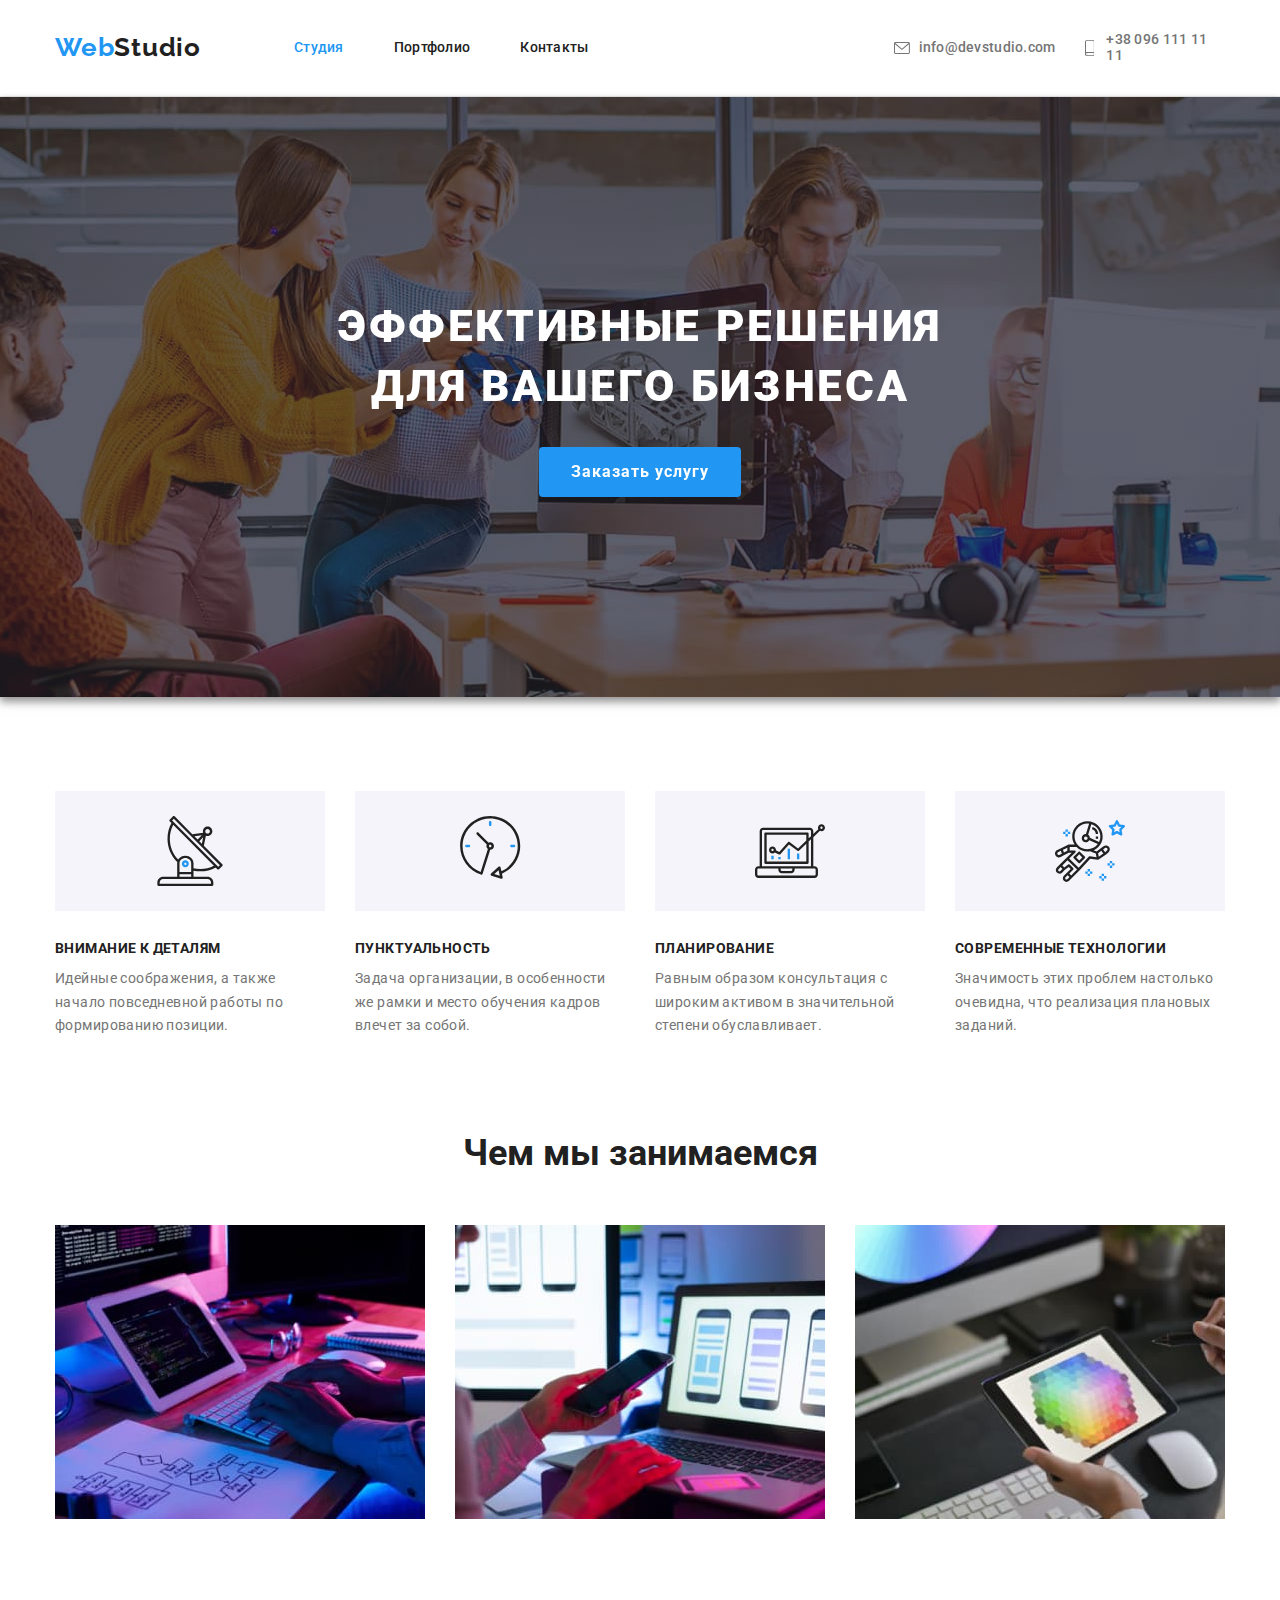
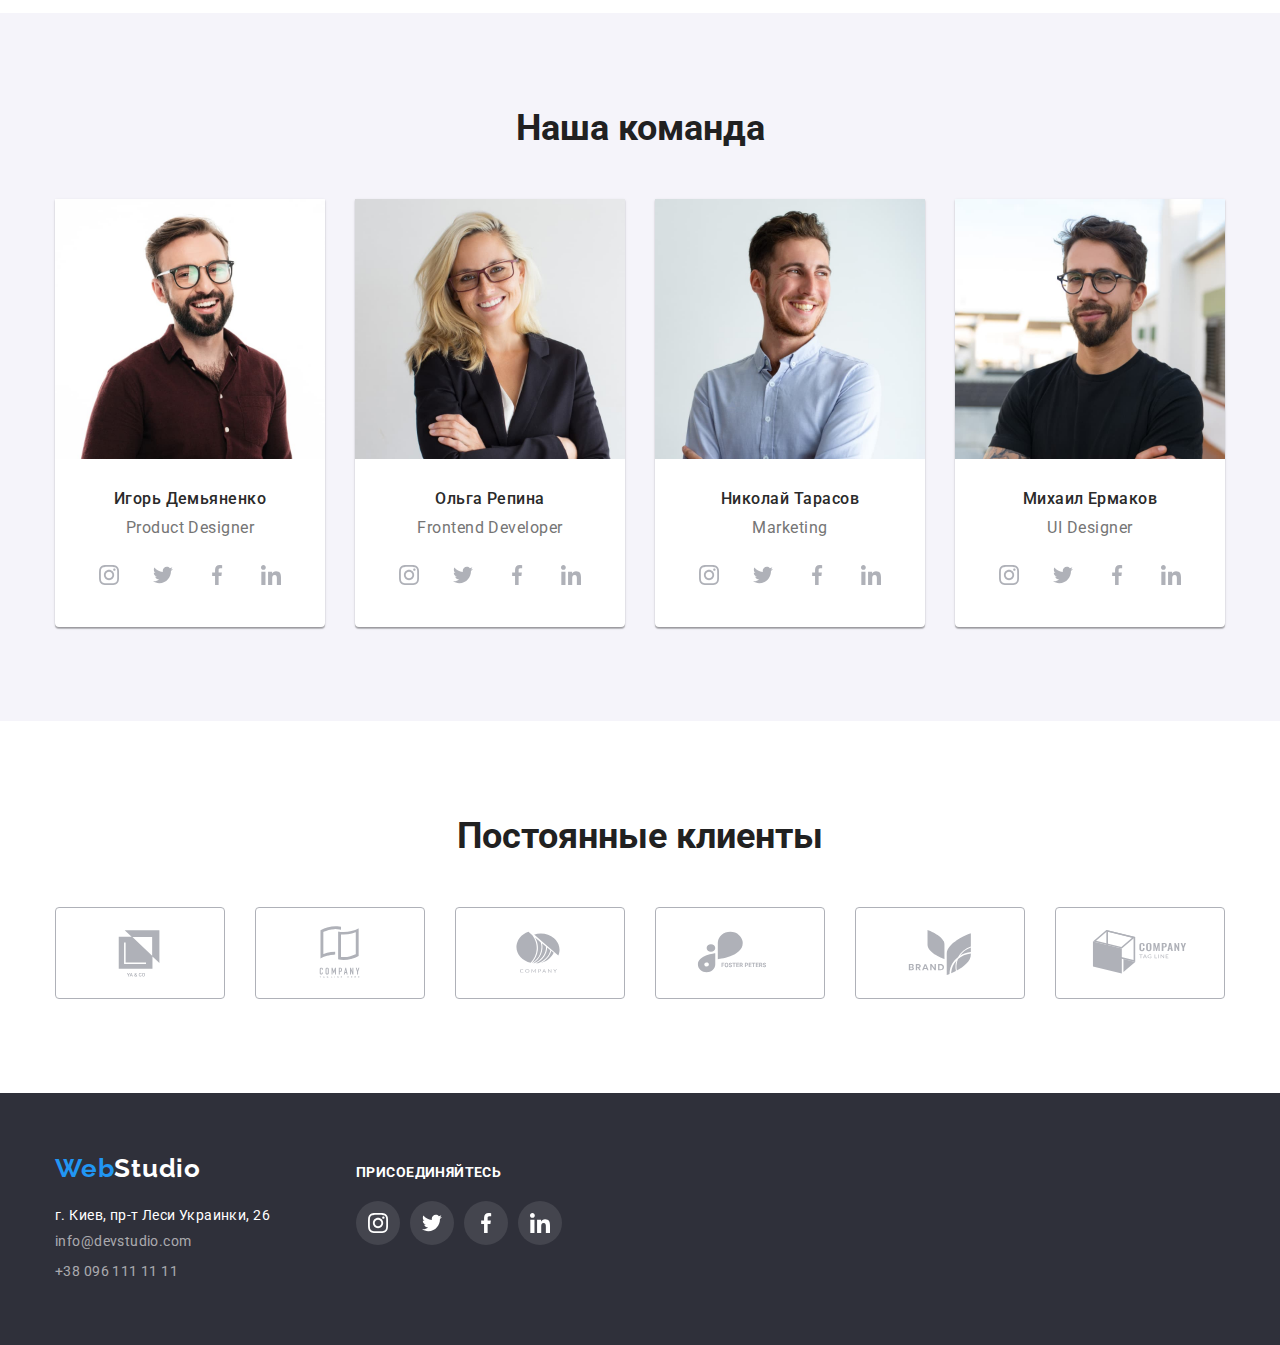
<file: index.html>
<!DOCTYPE html>
<html lang="ru">
<head>
  <meta charset="UTF-8">
  <meta http-equiv="X-UA-Compatible" content="IE=edge">
  <meta name="viewport" content="width=device-width, initial-scale=1.0">
  <title>WebStudio</title>

  <!-- Fontfamily -->
  <link 
  rel="preconnect" 
  href="https://fonts.googleapis.com"
  >
  <link 
  rel="preconnect" 
  href="https://fonts.gstatic.com" crossorigin
  >
  <link 
  href="https://fonts.googleapis.com/css2?family=Raleway:wght@700&family=Roboto:wght@400;500;700;900&display=swap" 
  rel="stylesheet"
  >
  <!-- Normalize -->
  <link 
  rel="stylesheet" 
  href="https://cdnjs.cloudflare.com/ajax/libs/modern-normalize/1.1.0/modern-normalize.min.css"
  >
  <!-- Css -->
  <link 
  rel="stylesheet" 
  href="./css/styles.css"
  >
</head>
<body>

  <!-- Header -->

  <header class="header">
    <div class= "container nav-container">
      <nav class="nav-list">
        <a href="./" class="logo-header logo link" aria-label="WebStudio">
          <span class="logo-web">Web</span>Studio
        </a>
        <ul class="site-nav list">
          <li class="nav-element"><a href="" class="nav-link link current" aria-label="Студия">Студия</a></li>
          <li class="nav-element"><a href="./portfolio.html" class="nav-link link" aria-label="Портфолио">Портфолио</a></li>
          <li class="nav-element"><a href="" class="nav-link link" aria-label="Контакты">Контакты</a></li>
        </ul>
      </nav>

      <ul class="contacts-list list">
        <li class="contacts-item">
          <a href="mailto:info@devstudio.com" class="contacts-link link " aria-label="Mail">
            <svg class="mail-icon"
              width="16px"
              height="12px">
              <use href="./images/icons.svg#icon-envelope"></use>
            </svg>info@devstudio.com
          </a>
        </li>
        <li class="contacts-item">
          <a href="tel:+380961111111" class="contacts-link link " aria-label="Phone number">
            <svg class="tell-icon"
              width="10px"
              height="16px">
              <use href="./images/icons.svg#icon-smartphone"></use>
            </svg>+38 096 111 11 11
          </a>
        </li>
      </ul>
    </div>
  </header>

<!-- Main -->

  <main>

<!-- Hero -->

    <section class="hero">
      <div class=" hero-container container ">
        <h1 class="hero-title">Эффективные решения для вашего бизнеса</h1>
        <button class="button" type="button" aria-label="Заказать услугу">Заказать услугу</button>
      </div>
    </section>

<!-- Feature -->

    <section class="feature-section">
      <div class="container">
        <h2 class="visually-hidden">Преимущество</h2>
        <ul class="feature-list list">
          <li class="feature-item">
            <div class="feature-icon-container">
            <svg class="feature-icon"
            width="70px" 
            height="70px">
              <use href="./images/icons.svg#icon-antenna"></use>
            </svg>
            </div>
            <h3 class="feature-title">Внимание к деталям</h3>
            <p class="feature-subtitle">Идейные соображения, а также начало повседневной работы по формированию позиции.</p>
          </li>
          <li class="feature-item">
            <div class="feature-icon-container">
              <svg class="feature-icon"
            width="70px" 
            height="70px">
              <use href="./images/icons.svg#icon-clock"></use>
            </svg>
            </div>
            <h3 class="feature-title">Пунктуальность</h3>
            <p class="feature-subtitle">Задача организации, в особенности же рамки и место обучения кадров влечет за собой.</p>
          </li>
          <li class="feature-item">
            <div class="feature-icon-container">
              <svg class="feature-icon"
            width="70px" 
            height="70px">
              <use href="./images/icons.svg#icon-diagram"></use>
            </svg>
            </div>
            <h3 class="feature-title">Планирование</h3>
            <p class="feature-subtitle">Равным образом консультация с широким активом в значительной степени обуславливает.</p>
          </li>
          <li class="feature-item">
            <div class="feature-icon-container">
              <svg class="feature-icon"
            width="70px" 
            height="70px">
              <use href="./images/icons.svg#icon-astronaut"></use>
            </svg>
            </div>
            <h3 class="feature-title">Современные технологии</h3>
            <p class="feature-subtitle">Значимость этих проблем настолько очевидна, что реализация плановых заданий.</p>
          </li>
        </ul>
      </div>

    </section>

<!-- Services -->

    <section class="services-section">
      <div class="container">
        <h2 class="section-title">Чем мы занимаемся</h2>
        <ul class="services-list list">
          <li class="services-item">
              <img src="./images/layout.jpg" class="image" alt="Программирование" width="370">
          </li>
          <li class="services-item">
              <img src="./images/design.jpg" class="image" alt="Дизайн" width="370">
          </li>
          <li class="services-item">
              <img src="./images/colorontablet.jpg" class="image" alt="Выбор цвета на графическом планшете" width="370">
          </li>
        </ul>
      </div>
    </section>

<!-- Team -->

    <section class="team-section">
      <div class="container">
        <h2 class="section-title">Наша команда</h2>
        <ul class="team-list list">
            <li class="team-card">
              <img src="./images/igordemyanenko.jpg" class="image" alt="Игорь Демьяненко" width="270">
            <div class="card-title">
              <h3 class="team-title">Игорь Демьяненко</h3>
              <p class="team-description">Product Designer</p>
              <ul class="social-list list">
                <li class="social-item">
                  <a href="" class="social-element" aria-label="instagram">
                    <svg class="social-icon "
                    height="20px"
                    width="20px">
                      <use href="images/icons.svg#icon-instagram" ></use>
                    </svg>
                  </a></li>
                <li class="social-item">
                  <a href="" class="social-element" aria-label="twitter">
                    <svg class="social-icon "
                    height="20px"
                    width="20px">
                      <use href="images/icons.svg#icon-twitter" ></use>
                    </svg>
                  </a></li>
                <li class="social-item">
                  <a href="" class="social-element"  aria-label="facebook">
                    <svg class="social-icon "
                    height="20px"
                    width="20px">
                      <use href="images/icons.svg#icon-facebook" ></use>
                    </svg>
                  </a></li>
                <li class="social-item">
                  <a href="" class="social-element"  aria-label="linkedin">
                    <svg class="social-icon "
                    height="20px"
                    width="20px">
                      <use href="images/icons.svg#icon-linkedin" ></use>
                    </svg>
                  </a></li>
              </ul>
            </div>
            </li>
            <li class="team-card">
              <img src="./images/olgarepina.jpg" class="image" alt="Ольга Репина" width="270">
            <div class="card-title">
              <h3 class="team-title">Ольга Репина</h3>
              <p class="team-description">Frontend Developer</p>
              <ul class="social-list list">
                <li class="social-item">
                  <a href="" class="social-element">
                    <svg class="social-icon "
                    height="20px"
                    width="20px">
                      <use href="images/icons.svg#icon-instagram" ></use>
                    </svg>
                  </a></li>
                <li class="social-item">
                  <a href="" class="social-element">
                    <svg class="social-icon "
                    height="20px"
                    width="20px">
                      <use href="images/icons.svg#icon-twitter" ></use>
                    </svg>
                  </a></li>
                <li class="social-item">
                  <a href="" class="social-element">
                    <svg class="social-icon "
                    height="20px"
                    width="20px">
                      <use href="images/icons.svg#icon-facebook" ></use>
                    </svg>
                  </a></li>
                <li class="social-item">
                  <a href="" class="social-element">
                    <svg class="social-icon "
                    height="20px"
                    width="20px">
                      <use href="images/icons.svg#icon-linkedin" ></use>
                    </svg>
                  </a></li>
              </ul>
              </div>
            </li>
            <li class="team-card">
              <img src="./images/nikolaitarasov.jpg" class="image" alt="Николай Тарасов" width="270">
            <div class="card-title">
              <h3 class="team-title">Николай Тарасов</h3>
              <p class="team-description">Marketing</p>
              <ul class="social-list list">
                <li class="social-item">
                  <a href="" class="social-element">
                    <svg class="social-icon "
                    height="20px"
                    width="20px">
                      <use href="images/icons.svg#icon-instagram" ></use>
                    </svg>
                  </a></li>
                <li class="social-item">
                  <a href="" class="social-element">
                    <svg class="social-icon "
                    height="20px"
                    width="20px">
                      <use href="images/icons.svg#icon-twitter" ></use>
                    </svg>
                  </a></li>
                <li class="social-item">
                  <a href="" class="social-element">
                    <svg class="social-icon "
                    height="20px"
                    width="20px">
                      <use href="images/icons.svg#icon-facebook" ></use>
                    </svg>
                  </a></li>
                <li class="social-item">
                  <a href="" class="social-element">
                    <svg class="social-icon "
                    height="20px"
                    width="20px">
                      <use href="images/icons.svg#icon-linkedin" ></use>
                    </svg>
                  </a></li>
              </ul>
            </div>
            </li>
            <li class="team-card">
              <img src="./images/mikhailermakov.jpg" class="image" alt="Михаил Ермаков" width="270">
            <div class="card-title">
              <h3 class="team-title">Михаил Ермаков</h3>
              <p class="team-description">UI Designer</p>
              <ul class="social-list list">
                <li class="social-item">
                  <a href="" class="social-element">
                    <svg class="social-icon "
                    height="20px"
                    width="20px">
                      <use href="images/icons.svg#icon-instagram" ></use>
                    </svg>
                  </a></li>
                <li class="social-item">
                  <a href="" class="social-element">
                    <svg class="social-icon "
                    height="20px"
                    width="20px">
                      <use href="images/icons.svg#icon-twitter" ></use>
                    </svg>
                  </a></li>
                <li class="social-item">
                  <a href="" class="social-element">
                    <svg class="social-icon "
                    height="20px"
                    width="20px">
                      <use href="images/icons.svg#icon-facebook" ></use>
                    </svg>
                  </a></li>
                <li class="social-item">
                  <a href="" class="social-element">
                    <svg class="social-icon "
                    height="20px"
                    width="20px">
                      <use href="images/icons.svg#icon-linkedin" ></use>
                    </svg>
                  </a></li>
              </ul>
            </div>
          </li>
        </ul>
      </div>
    </section>

<!-- Our clients -->

<section class="clients-section">
<div class="container">
    <h2 class="section-title">Постоянные клиенты</h2>
  <ul class="clients-list list">
    <li class="clients-item">
    <a  class="clients-icon" href="">
      <svg class="feature-icon "
          width="106px" 
          height="60px">
          <use href="./images/icons.svg#icon-logo-1"></use>
        </svg>
    </a>
    </li>
    <li class="clients-item">
    <a  class="clients-icon" href="">
      <svg class="feature-icon "
          width="106px" 
          height="60px">
          <use href="./images/icons.svg#icon-logo-2"></use>
        </svg>
    </a>
    </li>
    <li class="clients-item">
    <a  class="clients-icon" href="">
      <svg class="feature-icon "
          width="106px" 
          height="60px">
          <use href="./images/icons.svg#icon-logo-3"></use>
        </svg>
    </a>
    </li>
    <li class="clients-item">
    <a class="clients-icon" href="">
      <svg class="feature-icon "
          width="106px" 
          height="60px">
          <use href="./images/icons.svg#icon-logo-4"></use>
        </svg>
    </a>
    </li>
    <li class="clients-item">
    <a  class="clients-icon" href="">
      <svg class="feature-icon "
          width="106px" 
          height="60px">
          <use href="./images/icons.svg#icon-logo-5"></use>
        </svg>
    </a>
    </li>
    <li class="clients-item">
    <a  class="clients-icon" href="">
      <svg class="feature-icon "
          width="106px" 
          height="60px">
          <use href="./images/icons.svg#icon-logo-6"></use>
        </svg>
    </a>
    </li>
  </ul>
</div>
</section>
  </main>

<!-- Footer -->

  <footer class="footer">
    <div class="container">
      <div>
        <a href="./" class="logo-footer logo link" aria-label="WebStudio">
          <span class="logo-web">Web</span>Studio
        </a>
        <address class="address">
          <ul class="contacts-footer list">
            <li class="address-item"><a href="/" class="contacts-address link" aria-label="address">г. Киев, пр-т Леси Украинки, 26</a></li>
            <li class="address-item"><a href="mailto:info@devstudio.com" class="contacts-link link" aria-label="Mail">info@devstudio.com</a></li>
            <li class="address-item"><a href="tel:+380961111111" class="contacts-link link" aria-label="Phone number">+38 096 111 11 11</a></li>
          </ul>
        </address>
      </div>
      <div class="footer-social-container">
          <b class="subscribe">присоединяйтесь</b>
          <ul class="footer-social-list list">
            <li class="footer-social-item">
                    <a href="" class="footer-social-element" aria-label="instagram">
                      <svg class="footer-social-icon"
                      height="20px"
                      width="20px">
                        <use href="images/icons.svg#icon-instagram" ></use>
                      </svg>
                    </a></li>
                  <li class="footer-social-item">
                    <a href="" class="footer-social-element" aria-label="twitter">
                      <svg class="footer-social-icon"
                      height="20px"
                      width="20px">
                        <use href="images/icons.svg#icon-twitter" ></use>
                      </svg>
                    </a></li>
                  <li class="footer-social-item">
                    <a href="" class="footer-social-element" aria-label="facebook">
                      <svg class="footer-social-icon"
                      height="20px"
                      width="20px">
                        <use href="images/icons.svg#icon-facebook" ></use>
                      </svg>
                    </a></li>
                  <li class="footer-social-item">
                    <a href="" class="footer-social-element"  aria-label="linkedin">
                      <svg class="footer-social-icon"
                      height="20px"
                      width="20px">
                        <use href="images/icons.svg#icon-linkedin" ></use>
                      </svg>
                    </a></li>
          </ul>
      </div> 
    </div>
  </footer>
</body>
</html>
</file>
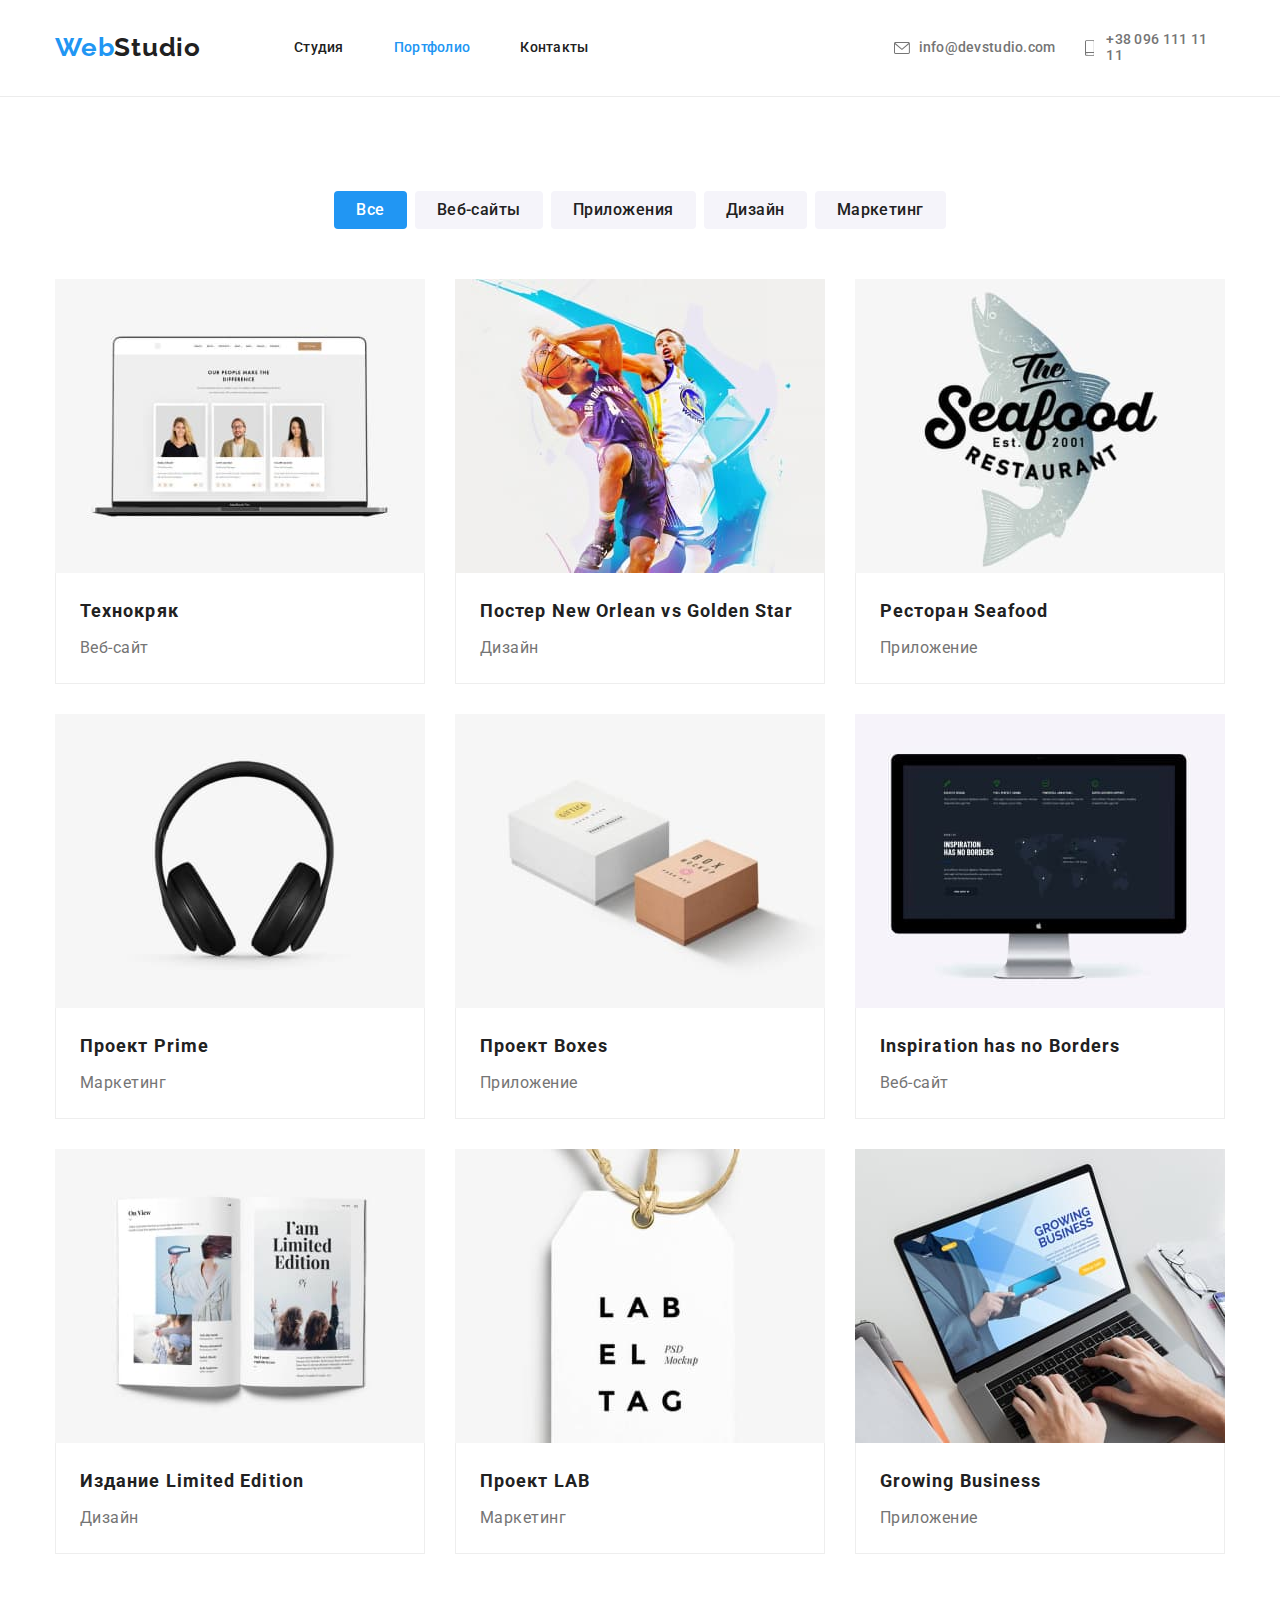
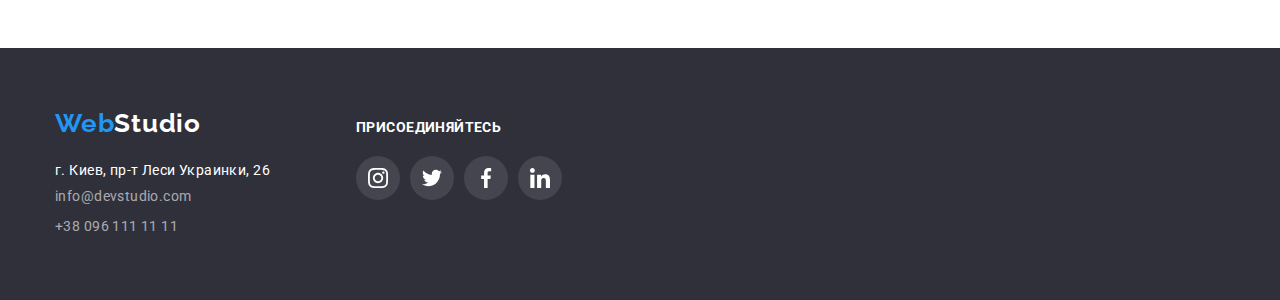
<file: portfolio.html>
<!DOCTYPE html>
<html lang="en">
<head>
  <meta charset="UTF-8">
  <meta http-equiv="X-UA-Compatible" content="IE=edge">
  <meta name="viewport" content="width=device-width, initial-scale=1.0">
  <title>WebStudio</title>

  <!-- Fontfamily -->
  <link rel="preconnect" href="https://fonts.googleapis.com">
  <link rel="preconnect" href="https://fonts.gstatic.com" crossorigin>
  <link href="https://fonts.googleapis.com/css2?family=Raleway:wght@700&family=Roboto:wght@400;500;700;900&display=swap" rel="stylesheet">
  <!-- Normalize -->
  <link 
  rel="stylesheet" 
  href="https://cdnjs.cloudflare.com/ajax/libs/modern-normalize/1.1.0/modern-normalize.min.css"
  >
  <!-- Css -->
  <link rel="stylesheet" href="./css/styles.css">
</head>
<body>

  <!-- Header -->

  <header class="header">
    <div class= "container nav-container">
      <nav class="nav-list">
        <a href="./" class=" logo-header logo link" aria-label="WebStudio">
          <span class="logo-web">Web</span>Studio
        </a>
        <ul class="site-nav list">
          <li class="nav-element"><a href="./index.html" class="nav-link link" aria-label="Студия">Студия</a></li>
          <li class="nav-element"><a href="./portfolio.html" class="nav-link link current" aria-label="Портфолио">Портфолио</a></li>
          <li class="nav-element"><a href="" class="nav-link link" aria-label="Контакты">Контакты</a></li>
        </ul>
      </nav>

      <ul class="contacts-list list">
        <li class="contacts-item">
          <a href="mailto:info@devstudio.com" class="contacts-link link" aria-label="Mail">
            <svg class="mail-icon"
              width="16px"
              height="12px">
              <use href="./images/icons.svg#icon-envelope"></use>
            </svg>info@devstudio.com
          </a>
        </li>
        <li class="contacts-item">
          <a href="tel:+380961111111" class="contacts-link link" aria-label="Phone number">
            <svg class="tell-icon"
              width="10px"
              height="16px">
              <use href="./images/icons.svg#icon-smartphone"></use>
            </svg>+38 096 111 11 11
          </a>
        </li>
      </ul>
    </div>
  </header>

<!-- Main -->

  <main>

<!-- Filter -->
<section class="section-portfolio">
  <div class="container">
  <h1 class="visually-hidden">Наши работы</h1>
  <ul class="filter list">
    <li class="filter-item"><button type="button" class="filter-button current">Все</button></li>
    <li class="filter-item"><button type="button" class="filter-button">Веб-сайты</button></li>
    <li class="filter-item"><button type="button" class="filter-button">Приложения</button></li>
    <li class="filter-item"><button type="button" class="filter-button">Дизайн</button></li>
    <li class="filter-item"><button type="button" class="filter-button">Маркетинг</button></li>
  </ul>

  <!-- Portfolio -->
  
      <ul class="portfolio list">
    <li class="portfolio-card">
      <a href="/" target="_blank" class="link portfolio-link">
          <img src="./images/technokriak.jpg" class="image" alt="Технокряк" width="370">
        <div class= "portfolio-title-descr">
        <h3 class="portfolio-title">Технокряк</h3>
        <p class="description">Веб-сайт</p>
        </div>  
      </a>
    </li>
    <li class="portfolio-card">
        <a href="/" target="_blank" class="link portfolio-link">
          <img src="./images/bassketball.jpg" class="image" alt="Баскетболисты" width="370">
        <div class="portfolio-title-descr">
        <h3 class="portfolio-title">Постер New Orlean vs Golden Star</h3>
        <p class="description">Дизайн</p>
        </div>
      </a>
    </li>
    <li class="portfolio-card">
      <a href="/" target="_blank" class="link portfolio-link">
          <img src="./images/seafood.jpg" class="image" alt="Эмблема в виде рыбы" width="370">
        <div class="portfolio-title-descr">
        <h3 class="portfolio-title">Ресторан Seafood</h3>
        <p class="description">Приложение</p>
        </div>
      </a>
    </li>
    <li class="portfolio-card">
      <a href="/" target="_blank" class="link portfolio-link">
          <img src="./images/headphone.jpg" class="image" alt="Наушники" width="370">
        <div class="portfolio-title-descr">
        <h3 class="portfolio-title">Проект Prime</h3>
        <p class="description">Маркетинг</p>
        </div>
      </a>
    </li>
    <li class="portfolio-card">
      <a href="/" target="_blank" class="link portfolio-link">
          <img src="./images/boxes.jpg" class="image" alt="Коробки" width="370" >
        <div class="portfolio-title-descr">
        <h3 class="portfolio-title">Проект Boxes</h3>
        <p class="description">Приложение</p>
        </div>
      </a>
    </li>
    <li class="portfolio-card">
      <a href="/" target="_blank" class="link portfolio-link">
          <img src="./images/website.jpg" class="image" alt="Веб-сайт" width="370">
        <div class="portfolio-title-descr">
        <h3 class="portfolio-title">Inspiration has no Borders</h3>
        <p class="description">Веб-сайт</p>
        </div>
      </a>
    </li>
    <li class="portfolio-card">
      <a href="/" target="_blank" class="link portfolio-link">
        <img src="./images/book.jpg" class="image" alt="Книга" width="370">
        <div class="portfolio-title-descr">
          <h3 class="portfolio-title">Издание Limited Edition</h3>
          <p class="description">Дизайн</p>
        </div>
      </a>
    </li>
    <li class="portfolio-card">
      <a href="/" target="_blank" class="link portfolio-link">
          <img src="./images/labeltag.jpg" class="image" alt="Метка" width="370">
        <div class="portfolio-title-descr">
        <h3 class="portfolio-title">Проект LAB</h3>
        <p class="description">Маркетинг</p>
        </div>
      </a>
    </li>
    <li class="portfolio-card">
      <a href="/" target="_blank" class="link portfolio-link">
          <img src="./images/growingbusiness.jpg" class="image" alt="Сайт на мониторе" width="370">
        <div class="portfolio-title-descr">
        <h3 class="portfolio-title">Growing Business</h3>
        <p class="description">Приложение</p>
        </div>
      </a>
      </li>
  </ul>
  </div>

</section>
  </main>

<!-- Footer -->

  <footer class="footer">
    <div class="container">
      <div>
        <a href="./" class="logo-footer logo link" aria-label="WebStudio">
          <span class="logo-web">Web</span>Studio
        </a>
        <address class="address">
          <ul class="contacts-footer list">
            <li class="address-item"><a href="/" class="contacts-address link" aria-label="address">г. Киев, пр-т Леси Украинки, 26</a></li>
            <li class="address-item"><a href="mailto:info@devstudio.com" class="contacts-link link" aria-label="Mail">info@devstudio.com</a></li>
            <li class="address-item"><a href="tel:+380961111111" class="contacts-link link" aria-label="Phone number">+38 096 111 11 11</a></li>
          </ul>
        </address>
      </div>
      <div class="footer-social-container">
          <b class="subscribe">присоединяйтесь</b>
          <ul class="footer-social-list list">
            <li class="footer-social-item">
                    <a href="" class="footer-social-element" aria-label="instagram">
                      <svg class="footer-social-icon"
                      height="20px"
                      width="20px">
                        <use href="images/icons.svg#icon-instagram" ></use>
                      </svg>
                    </a></li>
                  <li class="footer-social-item">
                    <a href="" class="footer-social-element" aria-label="twitter">
                      <svg class="footer-social-icon"
                      height="20px"
                      width="20px">
                        <use href="images/icons.svg#icon-twitter" ></use>
                      </svg>
                    </a></li>
                  <li class="footer-social-item">
                    <a href="" class="footer-social-element" aria-label="facebook">
                      <svg class="footer-social-icon"
                      height="20px"
                      width="20px">
                        <use href="images/icons.svg#icon-facebook" ></use>
                      </svg>
                    </a></li>
                  <li class="footer-social-item">
                    <a href="" class="footer-social-element"  aria-label="linkedin">
                      <svg class="footer-social-icon"
                      height="20px"
                      width="20px">
                        <use href="images/icons.svg#icon-linkedin" ></use>
                      </svg>
                    </a></li>
          </ul>
      </div> 
    </div>
  </footer>
</body>
</html>
</file>
<file: css/styles.css>
/* Styles for index.html */
:root {
  --primary-text-color: #2a2a2a;
  --title-text-color: #212121;
  --accent-color: #2196F3;
  --primary-white-color: #FFFFFF;
  --grey: #757575;
  --grey-light: rgba(255, 255, 255, 0.6);
  --grey-ultra-light: #F5F4FA;
  --background-color: #2F303A;
  --background-color-for-hero:#C4C4C4;
  /* --primary-bg-color:#E5E5E5; */
} 

/* Box-sizing */
html {
  box-sizing: border-box;
}


/* Body */
body {
  margin: 0;

  /* background-color: var(--primary-bg-color); */
  color: var(--primary-text-color);

  font-size: 14px;
  font-weight: 400;
  line-height: 1.71;
  font-family: Roboto, sans-serif;
}

/* Class .container  */
.container {
  width: 1200px;
  margin: 0 auto;
  padding: 0 15px;
}

/* Class .list  */
.list {
  list-style: none;
  
  margin: 0;
  padding: 0;
}

/* Class .link  */
.link {
  text-decoration: none;
}

/* Class .section-title  */
.section-title {
  color: var(--title-text-color);

  font-size: 36px;
  line-height: 1.17;
  text-align: center;
}

/* Class .image */
.image {
  width: 100%;
  height: auto;
  display:block;
}

/* INDEX.HTML */

/* HEADER */
.header {
  border-bottom: 1px solid #ECECEC
}

.nav-container {
  display: flex;
  align-items: center;
}

.nav-list {
  display: flex;
  align-items: center;
}

/* Logo */

.logo {
  margin-right: 93px;

  color: var(--title-text-color);

  font-family: Raleway;
  font-size: 26px;
  font-weight: 700;
  line-height: 1.19;
  letter-spacing: 0.03em;
}

.logo-web {
  color: var(--accent-color);
}

/* Nav */

.site-nav {
  display: flex;
  align-items: center;
}

.nav-element:not(:last-child) {
  margin-right: 50px;
}

.nav-link {
  display: block;
  padding: 32px 0;

  color: var(--title-text-color);

  font-weight: 500;
  line-height: 1.14;
  letter-spacing: 0.02em;
}

.nav-link:hover,
.nav-link:focus {
  color: var(--accent-color);
}

.nav-link.current{
  color: var(--accent-color);
}

/* contacts */

.contacts-list {
  display: flex;
  align-items: center;
  margin-left: 305px;
}

.contacts-item:not(:last-child){
  margin-right: 29px;
}

.contacts-link {
  display: flex;
  align-items: center;
  padding: 32px 0;


  color: var(--grey);
  fill: var(--grey);

  font-weight: 500;
  line-height: 1.14;
  letter-spacing: 0.02em;
}

.contacts-link:hover,
.contacts-link:focus {
  color: var(--accent-color);
  fill: var(--accent-color);
}

/* icons for contacts */
.mail-icon {
  margin-right: 9px;
}

.tell-icon {
  margin-right: 12px;
}


/* MAIN */

/* Hero */
.hero {
  padding: 200px 0;
  margin: auto;


  background-color: var(--background-color-for-hero);

  background-image:
  linear-gradient(
    rgba(47, 48, 58, 0.475),
    rgba(47, 48, 58, 0.475)),
    url(../images/team.jpg);
  filter: drop-shadow(0px 4px 4px rgba(0, 0, 0, 0.25)) drop-shadow(0px 4px 4px rgba(0, 0, 0, 0.25));
  background-repeat: no-repeat;
  background-position: center;
  max-width: 1600px; 
  }

.hero-container {
  text-align: center;
}


.visually-hidden {
  position: absolute;
  width: 1px;
  height: 1px;
  margin: -1px;
  padding: 0;
  overflow: hidden;
  border: 0;
  clip: rect(0 0 0 0);
}

.hero-title {
  max-width: 696px;
  margin: 0 auto 30px;

  color: var(--primary-white-color);

  font-weight: 900;
  font-size: 44px;
  line-height: 1.36;
  letter-spacing: 0.06em;
  text-transform: uppercase;
}

.button {
  padding: 10px 32px;
  min-width: 200px;
  border: 0;
  border-radius: 4px;

  color: var(--primary-white-color);
  background-color: var(--accent-color);

  font-family: inherit;
  font-weight: 700;
  font-size: 16px;
  line-height: 1.88;
  letter-spacing: 0.06em;

  cursor: pointer;
}
.button:focus,
.button:hover {
  background-color: #188CE8;;
}

/* Feature */

.feature-section {
  padding: 94px 0 47px;
}

.feature-list {

  display: flex;
  align-items: center;
  justify-content: center;
}

.feature-item {
  width: 270px;
  margin-right: 30px;
}

.feature-item:last-child {
  margin-right: 0;
}

.feature-icon-container {
  margin-bottom: 30px;
  display: flex;
  align-items: center;
  justify-content: center;

  background: #F5F4FA;

  width: 270px;
  height: 120px;
}

.feature-title {
  margin: 0 0 10px;
  color: var(--title-text-color);

  font-weight: 700;
  font-size: 14px;
  line-height: 1.14;
  text-transform: uppercase;
  letter-spacing: 0.03em;
}

.feature-subtitle {
  margin: 0;

  color: var(--grey);

  line-height: 1.71;
  letter-spacing: 0.03em;
}

/* Services */

.services-section {
  padding: 47px 0 94px;
}

.section-title {
  margin: 0 0 50px;
  
  text-align: center;
}

.services-list {
  display: flex;
  align-items: center;
  justify-content: center;
}
  
.services-item {
  margin-right: 30px;
}

.services-item:last-child {
  margin-right: 0;
}

/* Team */

.team-section {
  background-color: #F5F4FA;
  padding: 94px 0;
}

.team-list {
  display: flex;
  align-items: center;
  justify-content: center;
}

.team-card {
  margin: 0 30px 0 0;

  background-color:var(--primary-white-color) ;

  box-shadow: 0px 1px 3px rgba(0, 0, 0, 0.12), 0px 1px 1px rgba(0, 0, 0, 0.14), 0px 2px 1px rgba(0, 0, 0, 0.2);
  border-radius: 0px 0px 4px 4px;
}

.card-title {
  padding: 30px 32px;

  text-align: center;
}

.team-title {
  margin: 0 0 10px 0;

  font-weight: 500;
  font-size: 16px;
  line-height: 1.19;
  letter-spacing: 0.03em;
}



.team-card:last-child {
  margin-right: 0;
}

.team-description {

  color: var(--grey);

  font-weight: 400;
  font-size: 16px;
  line-height: 1.19;
  letter-spacing: 0.03em;

  margin: 0 0 16px;
}

.social-list {
  display: flex;
  align-items: center;
  justify-content: center;
}

.social-element {
  display: flex;
  align-items: center;
  justify-content: center;

  fill: #AFB1B8 ;

  height: 44px;
  width: 44px;
}
.social-item:not(:last-child) {
  margin-right: 10px;
}

.social-element:hover,
.social-element:focus {
  background-color: var(--accent-color);
  border-radius: 50%;
  fill: var(--primary-white-color)
}

/* Our clients */

.clients-section {
  padding: 94px 0;
}
.clients-list {
  display: flex;
  align-items: center;
}

.clients-item {
  width: 170px;
  height: 92px;
}

.clients-icon{
  display: flex;
  align-items: center;
  justify-content: center;

  fill: #AFB1B8;


  border: 1px solid #AFB1B8;
  border-radius: 4px;
  width: 100%;
  height: 100%;
}
.clients-item:not(:last-child) {
  margin-right: 30px;
}

.clients-icon:hover,
.clients-icon:focus {
  fill: var(--accent-color);
  border: 1px solid #2196F3;
  border-radius: 4px;
}

/* FOOTER */

.footer {
  padding: 60px 0;

  background-color: var(--background-color)
}



.footer .logo {
  color: var(--primary-white-color);
}

.logo-footer {
  display: inline-block;
  margin-bottom: 20px;
  margin-right: 0;
}
.address-item {
  margin-bottom: 9px;
  height: 21px;
}
.address-item:last-child {
  margin-bottom: 0;
}

.contacts-footer {
  width: 231px;
}

.contacts-address {
  color: var(--primary-white-color);

  font-style: normal;
  letter-spacing: 0.03em;

}

.footer .contacts-link {
  padding: 0;
  color: var(--grey-light);

  font-weight: 400;
  font-style: normal;
  letter-spacing: 0.03em;
}

.footer .contacts-link:hover,
.footer .contacts-link:focus {
  color: var(--accent-color);
}
/* Social */

.footer .container {
  display: flex;
  align-items: baseline;
}

.footer-social-container {
margin-left: 70px;
}

.subscribe {
  display: block;
  margin-bottom: 20px;

  color: var(--primary-white-color);


  font-weight: 700;
  line-height: 1.14;
  letter-spacing: 0.03em;
  text-transform: uppercase;
}

.footer-social-list {
display: flex;
}

.footer-social-item {
display: flex;
}

.footer-social-item:not(:last-child) {
  margin-right: 10px;
}

.footer-social-element {
  display: flex;
  align-items: center;
  justify-content: center;

  background-color: rgba(255, 255, 255, 0.1);
  fill: var(--primary-white-color);

  width: 44px;
  height: 44px;
  border-radius: 50%;
}

.footer-social-element:hover,
.footer-social-element:focus {
  background-color: var(--accent-color);

}

/* STYLES FOR PORTFOLIO */

/* MAIN */
/* Portfolio */
.section-portfolio {
padding: 94px 0;
}

.portfolio {
  display: flex;
  flex-wrap: wrap;
}

.portfolio-card {
  margin: 0 30px 30px 0;
}

.portfolio-card:nth-child(3n+3) {
  margin-right: 0;
}

.portfolio-card:nth-last-child(-n+3) {
  margin-bottom: 0;
}
.portfolio-link{
  display: block;
}


.portfolio-link:hover,
.portfolio-link:focus  {
  box-shadow: 0px 1px 1px rgba(0, 0, 0, 0.12), 0px 4px 4px rgba(0, 0, 0, 0.06), 1px 4px 6px rgba(0, 0, 0, 0.16);
  }

.portfolio-title-descr {
  padding: 20px 24px;

  border: 1px solid #EEEEEE;
  border-top: 0;
}

.portfolio-title {
  margin: 0 0 4px;

  color: var(--title-text-color);

  font-size: 18px;
  line-height: 2;
  letter-spacing: 0.06em;
}

.description {
  margin: 0;

  color: var(--grey);

  font-size: 16px;
  line-height: 1.88;
  letter-spacing: 0.03em;
}


/* Filter */
.filter {
    display: flex;
    justify-content: center;
    margin-bottom: 50px;
}

.filter-item {
margin-right: 8px;
}

.filter-item:last-child {
  margin-right: 0;
}

.filter-button {
  padding: 6px 22px;

  color: var(--title-text-color);
  background-color: var(--grey-ultra-light);
  border: 0;

  font-family: inherit;
  font-weight: 500;
  font-size: 16px;
  line-height: 1.63;
  letter-spacing: 0.03em;
  border-radius: 4px;

  cursor: pointer;

}


.filter-button.current {
  color: var(--primary-white-color);
  background-color: var(--accent-color)
}

.filter-button:hover, 
.filter-button:focus {
  color: var(--primary-white-color);
  background-color: var(--accent-color);
  box-shadow: 0px 3px 1px rgba(0, 0, 0, 0.1), 0px 1px 2px rgba(0, 0, 0, 0.08), 0px 2px 2px rgba(0, 0, 0, 0.12);
  border-radius: 4px;
}
</file>
